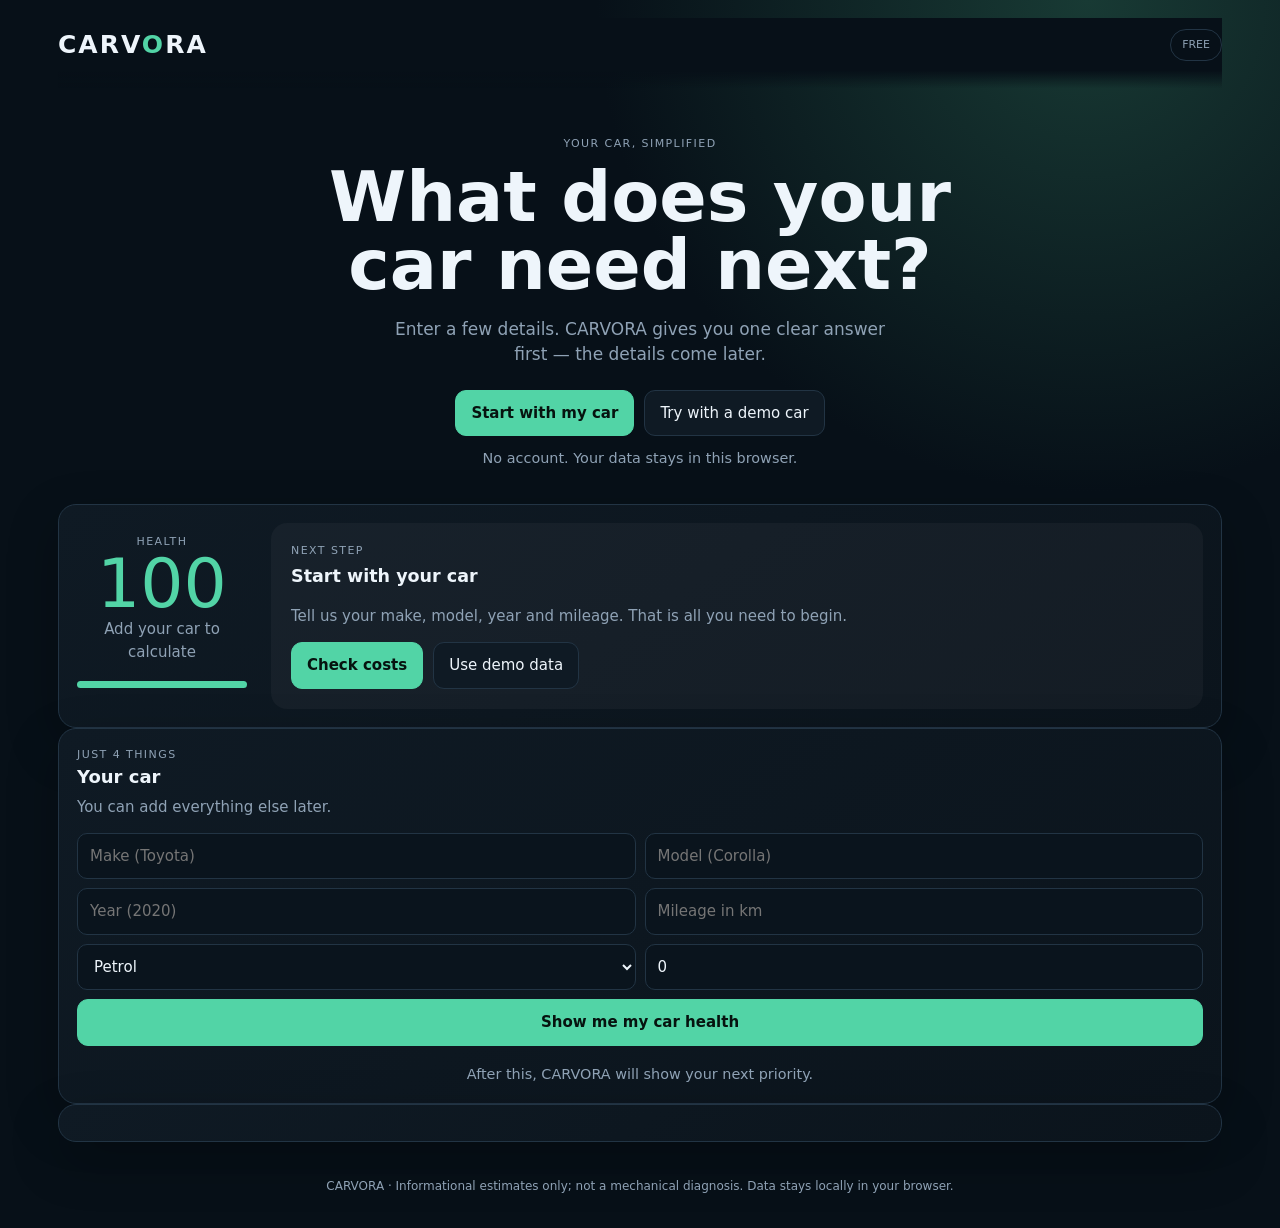
<file: index.html>
<!doctype html>
<html lang="en">
<head>
<meta charset="utf-8"><meta name="viewport" content="width=device-width,initial-scale=1"><meta name="theme-color" content="#071018">
<meta name="description" content="CARVORA — know what your car needs next."><title>CARVORA — Your car, simplified</title><link rel="stylesheet" href="styles.css">
<style>
.hero{text-align:center;padding-bottom:24px}.hero h1{max-width:650px;margin-left:auto;margin-right:auto}.hero p{max-width:520px;margin-left:auto;margin-right:auto}.hero .actions{justify-content:center;margin-top:22px}.simple-note{margin-top:12px;font-size:.9rem;color:var(--muted,#8793a5)}
#dashboard{margin-top:10px}.primary-result{display:grid;grid-template-columns:170px 1fr;gap:24px;align-items:center}.score-main{text-align:center}.score-main .num{font-size:68px;line-height:1}.answer{padding:20px;border-radius:16px;background:rgba(255,255,255,.035)}.answer h3{margin:4px 0 8px}.quick-actions{display:flex;flex-wrap:wrap;gap:10px}
#maintenance,#calculator,#priorities,.advanced,#proSection,#freeTools{display:none}.unlocked #maintenance,.unlocked #calculator,.unlocked #priorities,.unlocked .advanced,.unlocked #proSection,.unlocked #freeTools{display:block}.unlocked .advanced{margin-top:18px}.advanced summary{cursor:pointer;font-weight:700;padding:16px 0}.advanced-grid{display:grid;grid-template-columns:repeat(2,minmax(0,1fr));gap:18px}.section-help{margin:-6px 0 14px}.footer-actions{margin-top:18px}.next-hint{text-align:center;margin:18px 0 0;color:var(--muted,#8793a5);font-size:.9rem}
@media(max-width:700px){.primary-result{grid-template-columns:1fr;gap:10px}.score-main{text-align:left}.score-main .num{font-size:58px}.advanced-grid{grid-template-columns:1fr}.hero h1{font-size:2.35rem}.top nav{display:none}.quick-actions .btn{width:100%}}
</style>
</head>
<body><div class="wrap" id="app">
<header class="top"><a class="brand" href="#top">CARV<span>O</span>RA</a><div class="badge">FREE</div></header>
<section class="hero" id="top">
<div class="eyebrow">Your car, simplified</div>
<h1>What does your car need next?</h1>
<p>Enter a few details. CARVORA gives you one clear answer first — the details come later.</p>
<div class="actions"><button class="btn primary" id="addVehicle">Start with my car</button><button class="btn" id="resetDemo">Try with a demo car</button></div>
<div class="simple-note">No account. Your data stays in this browser.</div>
</section>
<section class="card wide primary-result" id="dashboard">
<div class="score-main"><div class="label">Health</div><div class="num good" id="score">100</div><div id="scoreText" class="muted">Add your car to calculate</div><div class="scorebar"><span id="scoreBar"></span></div></div>
<div class="answer"><div class="eyebrow">Next step</div><h3 id="nextService">Start with your car</h3><p class="muted" id="answerText">Tell us your make, model, year and mileage. That is all you need to begin.</p><div class="quick-actions"><button class="btn primary" id="openCalc">Check costs</button><button class="btn" id="resetDemo2">Use demo data</button></div></div>
</section>
<section class="card wide" id="vehicle">
<div class="section-head"><div><div class="eyebrow">Just 4 things</div><h2>Your car</h2></div></div>
<p class="muted section-help">You can add everything else later.</p>
<form class="form" id="vehicleForm"><input id="make" placeholder="Make (Toyota)" required><input id="model" placeholder="Model (Corolla)" required><input id="year" type="number" min="1950" max="2100" placeholder="Year (2020)" required><input id="mileage" type="number" min="0" placeholder="Mileage in km" required><select id="fuelType"><option>Petrol</option><option>Diesel</option><option>Hybrid</option><option>Electric</option></select><input id="purchasePrice" type="number" min="0" placeholder="Purchase price (optional)"><button class="btn primary full" type="submit">Show me my car health</button></form>
<p class="next-hint">After this, CARVORA will show your next priority.</p>
</section>
<section class="card wide" id="maintenance">
<div class="section-head"><div><div class="eyebrow">Optional</div><h2>Maintenance</h2></div><button class="btn primary" id="addMaintenance">+ Add</button></div>
<p class="muted section-help">Add only services you remember.</p><div class="list" id="maintenanceList"></div>
</section>
<section class="card wide" id="calculator">
<div class="section-head"><div><div class="eyebrow">Optional</div><h2>Car cost</h2></div><span class="pill">Free</span></div>
<form class="form" id="costForm"><input id="fuel" type="number" min="0" placeholder="Fuel / month"><input id="service" type="number" min="0" placeholder="Maintenance / month"><input id="insurance" type="number" min="0" placeholder="Insurance / month"><input id="other" type="number" min="0" placeholder="Other / month"><input id="annualKm" class="full" type="number" min="0" placeholder="Annual driving (km)"><button class="btn primary full" type="submit">Calculate</button></form><div class="cost" id="total">$0</div><div class="cost-grid"><div><span class="label">Annual</span><b id="annualCost2">$0</b></div><div><span class="label">Cost / km</span><b id="costPerKm">—</b></div></div>
</section>
<section class="card wide" id="priorities">
<div class="section-head"><div><div class="eyebrow">Your answer</div><h2>What to do next</h2></div></div><div id="priorityList" class="list"></div><div id="priorityList2" class="probox"></div>
</section>
<section class="card wide"><details class="advanced"><summary>More tools</summary>
<div class="advanced-grid"><div class="card"><div class="section-head"><h2>Garage</h2><span class="pill" id="activeVehicle">Current</span></div><div class="garage" id="garageList"></div><div class="muted garage-hint">Manage multiple vehicles here.</div></div>
<div class="card" id="analytics"><div class="section-head"><h2>Ownership Analytics</h2><span class="pill">Free</span></div><div class="metrics"><div class="metric"><span class="label">Service records</span><strong id="recordCount">0</strong></div><div class="metric"><span class="label">Service spend</span><strong id="serviceSpend">$0</strong></div><div class="metric"><span class="label">Avg. service cost</span><strong id="avgService">$0</strong></div></div><p class="muted" id="analyticsText">Add service records to see spending patterns.</p></div></div>
<div class="actions footer-actions"><button class="btn" id="exportData">Export backup</button><button class="btn" id="importData">Import backup</button><input id="importFile" type="file" accept="application/json" hidden><button class="btn dangerBtn" id="clearData">Clear data</button></div></details></section>
<section class="card wide" id="proSection"><div class="section-head"><div><div class="eyebrow">When you need more</div><h2>CARVORA Pro</h2></div><span class="pro">PRO</span></div><p class="muted">Professional reports, comparisons and Keep / Service / Watch guidance.</p><a class="btn primary" href="pro.html">See Pro →</a></section>
<section class="card wide" id="freeTools"><div class="section-head"><h2>Free tools</h2><span class="pill">No account</span></div><div class="pro-grid"><div><b><a href="car-cost-calculator.html">Car Cost Calculator</a></b><small>Estimate ownership cost.</small></div><div><b><a href="maintenance-cost.html">Maintenance Planning</a></b><small>Plan upcoming service.</small></div><div><b><a href="car-health-score.html">Car Health Score</a></b><small>Understand your score.</small></div></div></section>
<footer>CARVORA · Informational estimates only; not a mechanical diagnosis. Data stays locally in your browser.</footer></div>
<div class="modal" id="maintenanceModal" aria-hidden="true"><div class="modal-card"><div class="section-head"><h2>Maintenance record</h2><button class="btn" type="button" onclick="closeMaintenance()">×</button></div><form class="form" id="maintenanceForm"><input type="hidden" id="mIndex"><input id="mName" class="full" placeholder="Service name" required><input id="mDate" type="date" required><input id="mMileage" type="number" min="0" placeholder="Service mileage"><input id="mIntervalKm" type="number" min="0" placeholder="Repeat every km"><input id="mIntervalMonths" type="number" min="0" placeholder="Repeat every months"><input id="mCost" type="number" min="0" placeholder="Cost ($)"><input id="mNotes" class="full" placeholder="Notes"><div class="modal-actions full"><button class="btn" id="cancelMaintenance" type="button">Cancel</button><button class="btn primary" type="submit">Save record</button></div></form></div></div>
<div id="toast" class="toast" role="status" aria-live="polite"></div>
<script src="app.js"></script><script>
const app=document.getElementById('app');
const reveal=()=>app.classList.add('unlocked');
document.getElementById('addVehicle')?.addEventListener('click',()=>document.getElementById('vehicle')?.scrollIntoView({behavior:'smooth'}));
document.getElementById('resetDemo2')?.addEventListener('click',()=>{document.getElementById('resetDemo')?.click();setTimeout(reveal,100)});
document.getElementById('resetDemo')?.addEventListener('click',()=>setTimeout(reveal,150));
document.getElementById('openCalc')?.addEventListener('click',()=>{reveal();document.getElementById('calculator')?.scrollIntoView({behavior:'smooth'})});
document.getElementById('vehicleForm')?.addEventListener('submit',()=>setTimeout(reveal,150));
</script></body></html>
</file>
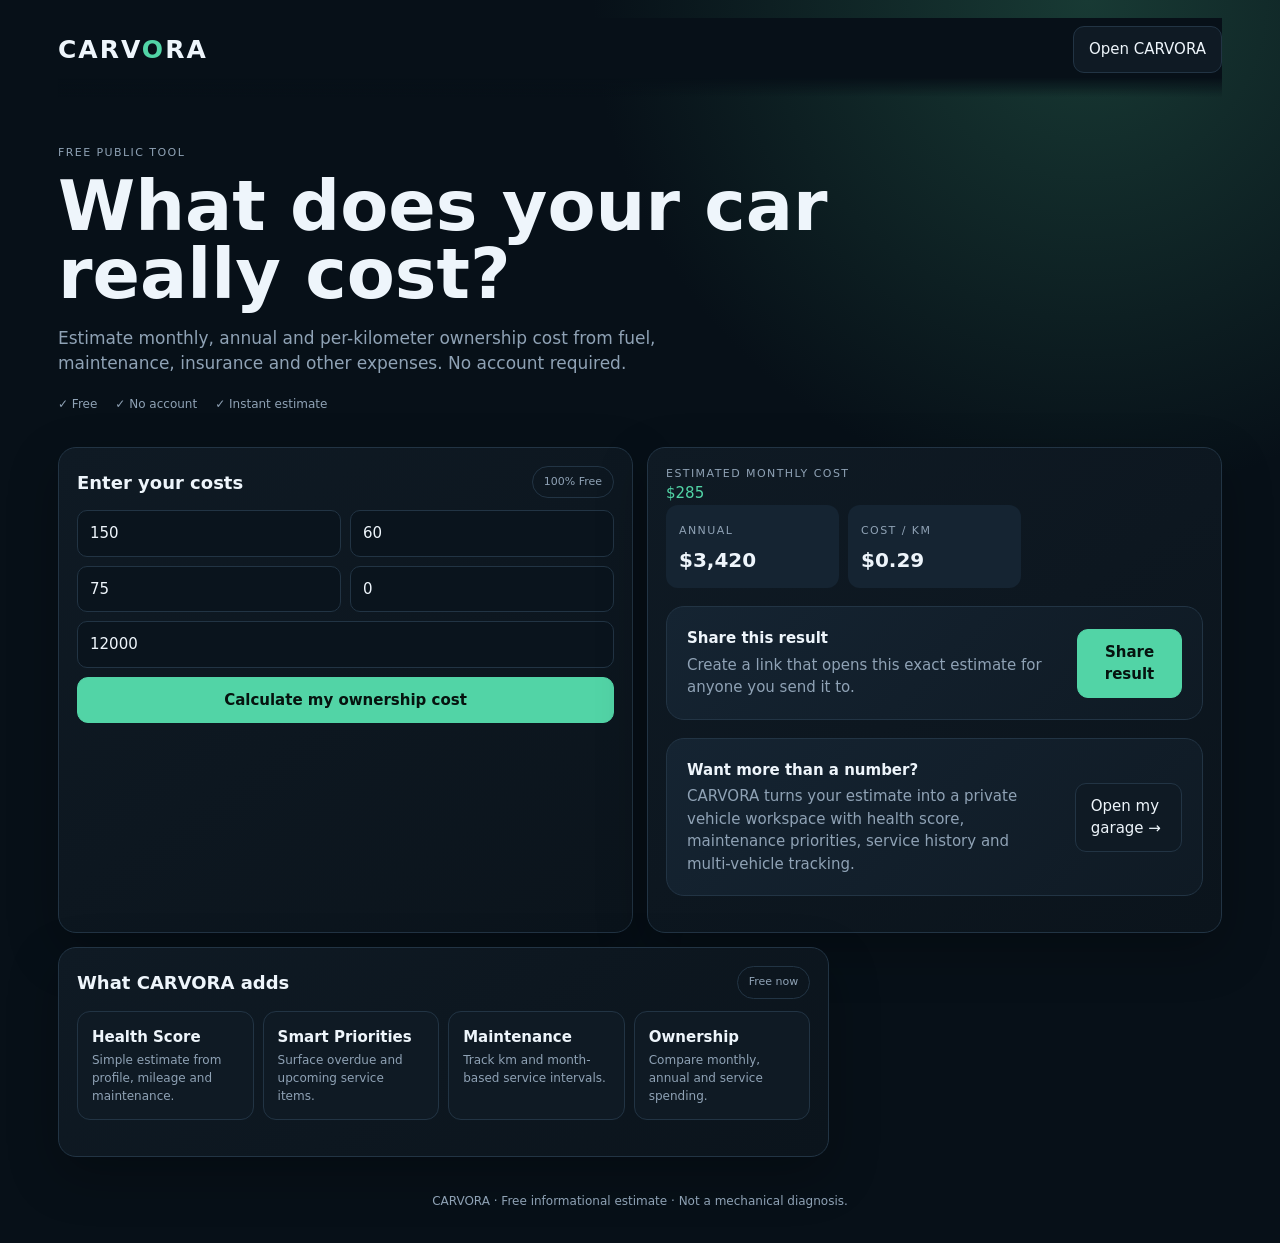
<file: calculator.html>
<!doctype html><html lang="en"><head><meta charset="utf-8"><meta name="viewport" content="width=device-width,initial-scale=1"><meta name="description" content="Free CARVORA car ownership cost calculator. Estimate monthly, annual and per-kilometer vehicle costs."><title>CARVORA — Free Car Ownership Cost Calculator</title><link rel="stylesheet" href="styles.css"></head><body><div class="wrap"><header class="top"><a class="brand" href="index.html">CARV<span>O</span>RA</a><a class="btn" href="index.html">Open CARVORA</a></header><section class="hero"><div class="eyebrow">Free public tool</div><h1>What does your car really cost?</h1><p>Estimate monthly, annual and per-kilometer ownership cost from fuel, maintenance, insurance and other expenses. No account required.</p><div class="trust"><span>✓ Free</span><span>✓ No account</span><span>✓ Instant estimate</span></div></section><main class="grid"><section class="card half"><div class="section-head"><h2>Enter your costs</h2><span class="pill">100% Free</span></div><form class="form" id="calc"><input id="fuel" type="number" min="0" value="150" placeholder="Fuel / month"><input id="service" type="number" min="0" value="60" placeholder="Maintenance / month"><input id="insurance" type="number" min="0" value="75" placeholder="Insurance / month"><input id="other" type="number" min="0" value="0" placeholder="Other / month"><input id="km" class="full" type="number" min="1" value="12000" placeholder="Annual driving (km)"><button class="btn primary full" type="submit">Calculate my ownership cost</button></form></section><section class="card half"><div class="label">Estimated monthly cost</div><div class="num good" id="monthly">$285</div><div class="metrics"><div class="metric"><span class="label">Annual</span><strong id="annual">$3,420</strong></div><div class="metric"><span class="label">Cost / km</span><strong id="perKm">$0.29</strong></div></div><div class="conversion" style="margin-top:18px"><div><b>Share this result</b><p class="muted">Create a link that opens this exact estimate for anyone you send it to.</p></div><button class="btn primary" id="shareResult" type="button">Share result</button></div><div class="conversion" style="margin-top:10px"><div><b>Want more than a number?</b><p class="muted">CARVORA turns your estimate into a private vehicle workspace with health score, maintenance priorities, service history and multi-vehicle tracking.</p></div><a class="btn" href="index.html">Open my garage →</a></div></section><section class="card wide"><div class="section-head"><h2>What CARVORA adds</h2><span class="pill">Free now</span></div><div class="value-strip"><div><b>Health Score</b><span>Simple estimate from profile, mileage and maintenance.</span></div><div><b>Smart Priorities</b><span>Surface overdue and upcoming service items.</span></div><div><b>Maintenance</b><span>Track km and month-based service intervals.</span></div><div><b>Ownership</b><span>Compare monthly, annual and service spending.</span></div></div></section></main><footer>CARVORA · Free informational estimate · Not a mechanical diagnosis.</footer></div><script>const $=id=>document.getElementById(id);function money(n){return '$'+Number(n||0).toLocaleString(undefined,{maximumFractionDigits:2})}function calculate(){const total=['fuel','service','insurance','other'].reduce((s,id)=>s+Number($(id).value||0),0),annual=total*12,km=Number($('km').value||0);$('monthly').textContent=money(total);$('annual').textContent=money(annual);$('perKm').textContent=km?money(annual/km):'—'}function resultUrl(){const p=new URLSearchParams();['fuel','service','insurance','other','km'].forEach(id=>p.set(id,$(id).value||0));return new URL('share-calculator.html?'+p.toString(),location.href).href}async function shareResult(){const url=resultUrl(),total=['fuel','service','insurance','other'].reduce((s,id)=>s+Number($(id).value||0),0),text='My estimated car ownership cost is '+money(total)+'/month with CARVORA.';if(navigator.share){try{await navigator.share({title:'CARVORA car cost result',text,url});return}catch(e){if(e.name==='AbortError')return}}try{await navigator.clipboard.writeText(url);$('shareResult').textContent='Link copied';setTimeout(()=>$('shareResult').textContent='Share result',1800)}catch(e){window.prompt('Copy this result link:',url)}}$('calc').addEventListener('submit',e=>{e.preventDefault();calculate()});$('shareResult').addEventListener('click',shareResult);const incoming=new URLSearchParams(location.search);['fuel','service','insurance','other','km'].forEach(id=>{if(incoming.has(id))$(id).value=incoming.get(id)});calculate();</script></body></html>
</file>
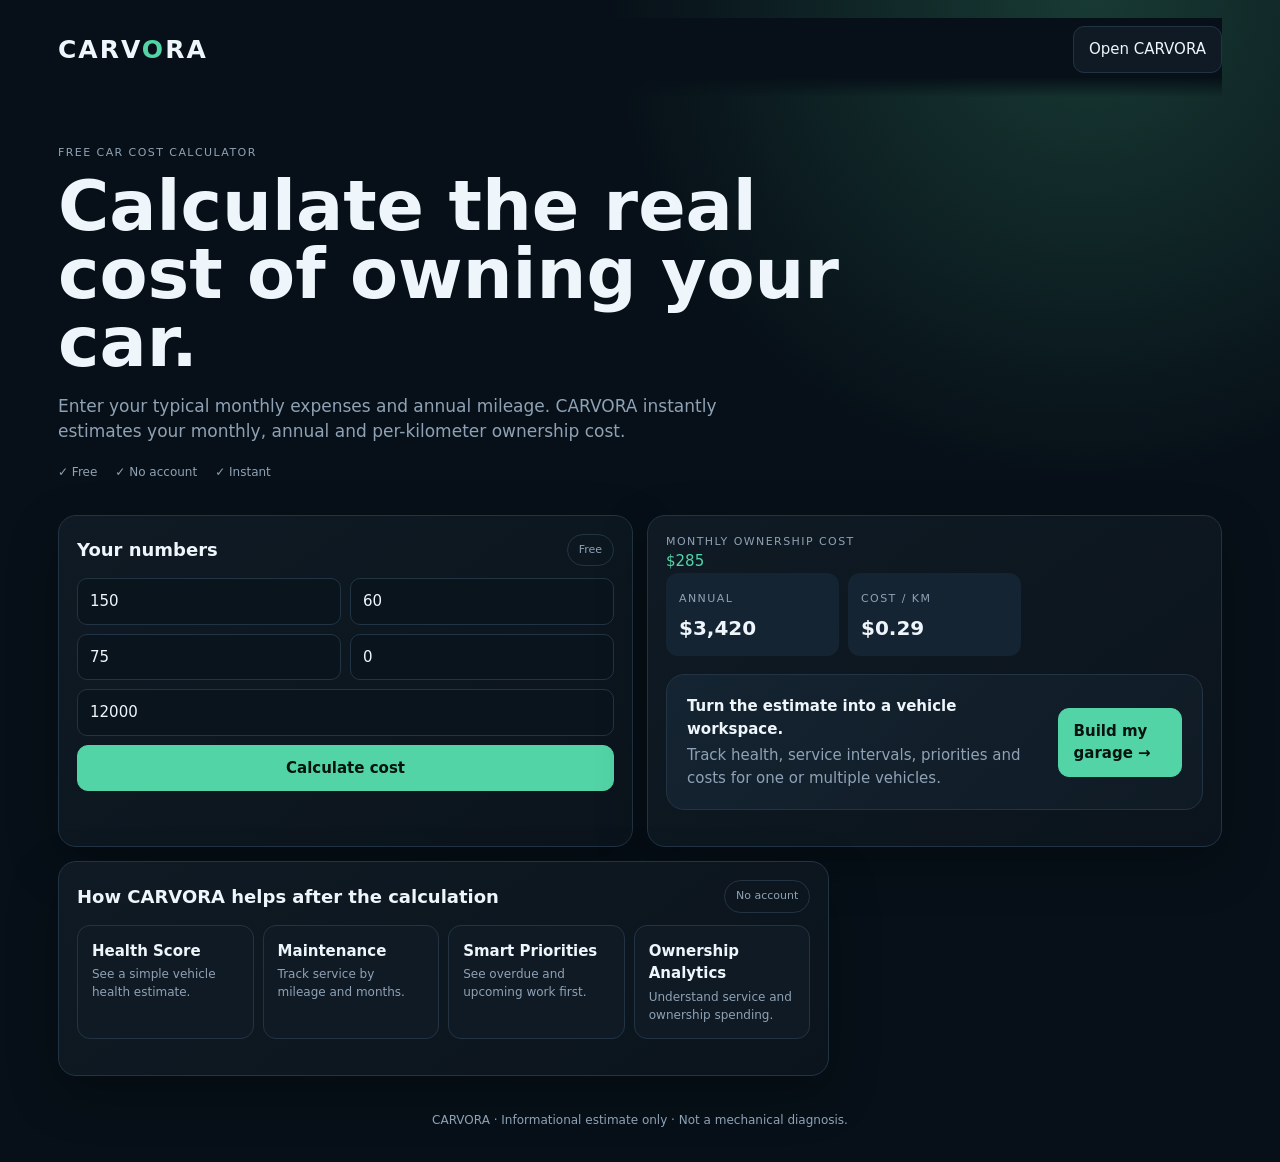
<file: car-cost-calculator.html>
<!doctype html><html lang="en"><head><meta charset="utf-8"><meta name="viewport" content="width=device-width,initial-scale=1"><meta name="description" content="Free car cost calculator: estimate monthly, annual and per-kilometer ownership costs in seconds."><meta property="og:title" content="Free Car Cost Calculator — CARVORA"><meta property="og:description" content="Estimate what your car really costs. Free, instant and no account required."><title>Free Car Cost Calculator — CARVORA</title><link rel="stylesheet" href="styles.css"></head><body><div class="wrap"><header class="top"><a class="brand" href="index.html">CARV<span>O</span>RA</a><a class="btn" href="index.html">Open CARVORA</a></header><section class="hero"><div class="eyebrow">Free car cost calculator</div><h1>Calculate the real cost of owning your car.</h1><p>Enter your typical monthly expenses and annual mileage. CARVORA instantly estimates your monthly, annual and per-kilometer ownership cost.</p><div class="trust"><span>✓ Free</span><span>✓ No account</span><span>✓ Instant</span></div></section><main class="grid"><section class="card half"><div class="section-head"><h2>Your numbers</h2><span class="pill">Free</span></div><form class="form" id="calc"><input id="fuel" type="number" min="0" value="150" placeholder="Fuel / month"><input id="service" type="number" min="0" value="60" placeholder="Maintenance / month"><input id="insurance" type="number" min="0" value="75" placeholder="Insurance / month"><input id="other" type="number" min="0" value="0" placeholder="Other / month"><input id="km" class="full" type="number" min="1" value="12000" placeholder="Annual driving (km)"><button class="btn primary full" type="submit">Calculate cost</button></form></section><section class="card half"><div class="label">Monthly ownership cost</div><div class="num good" id="monthly">$285</div><div class="metrics"><div class="metric"><span class="label">Annual</span><strong id="annual">$3,420</strong></div><div class="metric"><span class="label">Cost / km</span><strong id="perKm">$0.29</strong></div></div><div class="conversion" style="margin-top:18px"><div><b>Turn the estimate into a vehicle workspace.</b><p class="muted">Track health, service intervals, priorities and costs for one or multiple vehicles.</p></div><a class="btn primary" href="index.html">Build my garage →</a></div></section><section class="card wide"><div class="section-head"><h2>How CARVORA helps after the calculation</h2><span class="pill">No account</span></div><div class="value-strip"><div><b>Health Score</b><span>See a simple vehicle health estimate.</span></div><div><b>Maintenance</b><span>Track service by mileage and months.</span></div><div><b>Smart Priorities</b><span>See overdue and upcoming work first.</span></div><div><b>Ownership Analytics</b><span>Understand service and ownership spending.</span></div></div></section></main><footer>CARVORA · Informational estimate only · Not a mechanical diagnosis.</footer></div><script>const $=id=>document.getElementById(id);function money(n){return '$'+Number(n||0).toLocaleString(undefined,{maximumFractionDigits:2})}function calculate(){const total=['fuel','service','insurance','other'].reduce((s,id)=>s+Number($(id).value||0),0),annual=total*12,km=Number($('km').value||0);$('monthly').textContent=money(total);$('annual').textContent=money(annual);$('perKm').textContent=km?money(annual/km):'—'}$('calc').addEventListener('submit',e=>{e.preventDefault();calculate()});calculate();</script></body></html>
</file>
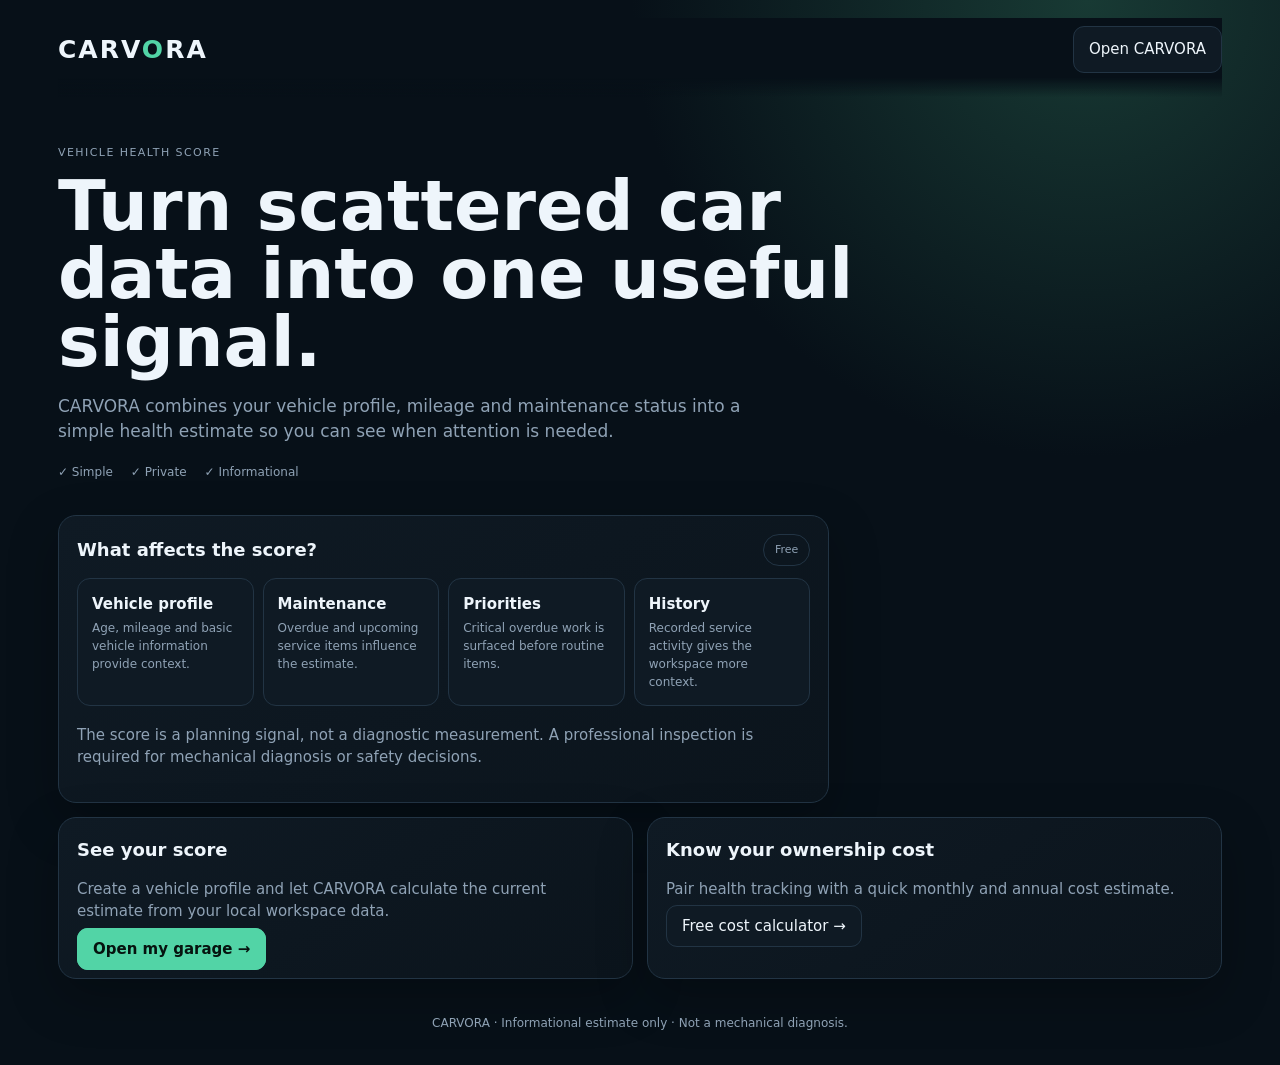
<file: car-health-score.html>
<!doctype html><html lang="en"><head><meta charset="utf-8"><meta name="viewport" content="width=device-width,initial-scale=1"><meta name="description" content="Learn how CARVORA uses vehicle profile, mileage and maintenance data to estimate a simple car health score."><meta property="og:title" content="Car Health Score — CARVORA"><meta property="og:description" content="A simple vehicle health estimate based on your profile and maintenance data."><title>Car Health Score — CARVORA</title><link rel="stylesheet" href="styles.css"></head><body><div class="wrap"><header class="top"><a class="brand" href="index.html">CARV<span>O</span>RA</a><a class="btn" href="index.html">Open CARVORA</a></header><section class="hero"><div class="eyebrow">Vehicle health score</div><h1>Turn scattered car data into one useful signal.</h1><p>CARVORA combines your vehicle profile, mileage and maintenance status into a simple health estimate so you can see when attention is needed.</p><div class="trust"><span>✓ Simple</span><span>✓ Private</span><span>✓ Informational</span></div></section><main class="grid"><section class="card wide"><div class="section-head"><h2>What affects the score?</h2><span class="pill">Free</span></div><div class="value-strip"><div><b>Vehicle profile</b><span>Age, mileage and basic vehicle information provide context.</span></div><div><b>Maintenance</b><span>Overdue and upcoming service items influence the estimate.</span></div><div><b>Priorities</b><span>Critical overdue work is surfaced before routine items.</span></div><div><b>History</b><span>Recorded service activity gives the workspace more context.</span></div></div><p class="muted" style="margin-top:18px">The score is a planning signal, not a diagnostic measurement. A professional inspection is required for mechanical diagnosis or safety decisions.</p></section><section class="card half"><h2>See your score</h2><p class="muted">Create a vehicle profile and let CARVORA calculate the current estimate from your local workspace data.</p><a class="btn primary" href="index.html#garage">Open my garage →</a></section><section class="card half"><h2>Know your ownership cost</h2><p class="muted">Pair health tracking with a quick monthly and annual cost estimate.</p><a class="btn" href="calculator.html">Free cost calculator →</a></section></main><footer>CARVORA · Informational estimate only · Not a mechanical diagnosis.</footer></div></body></html>
</file>
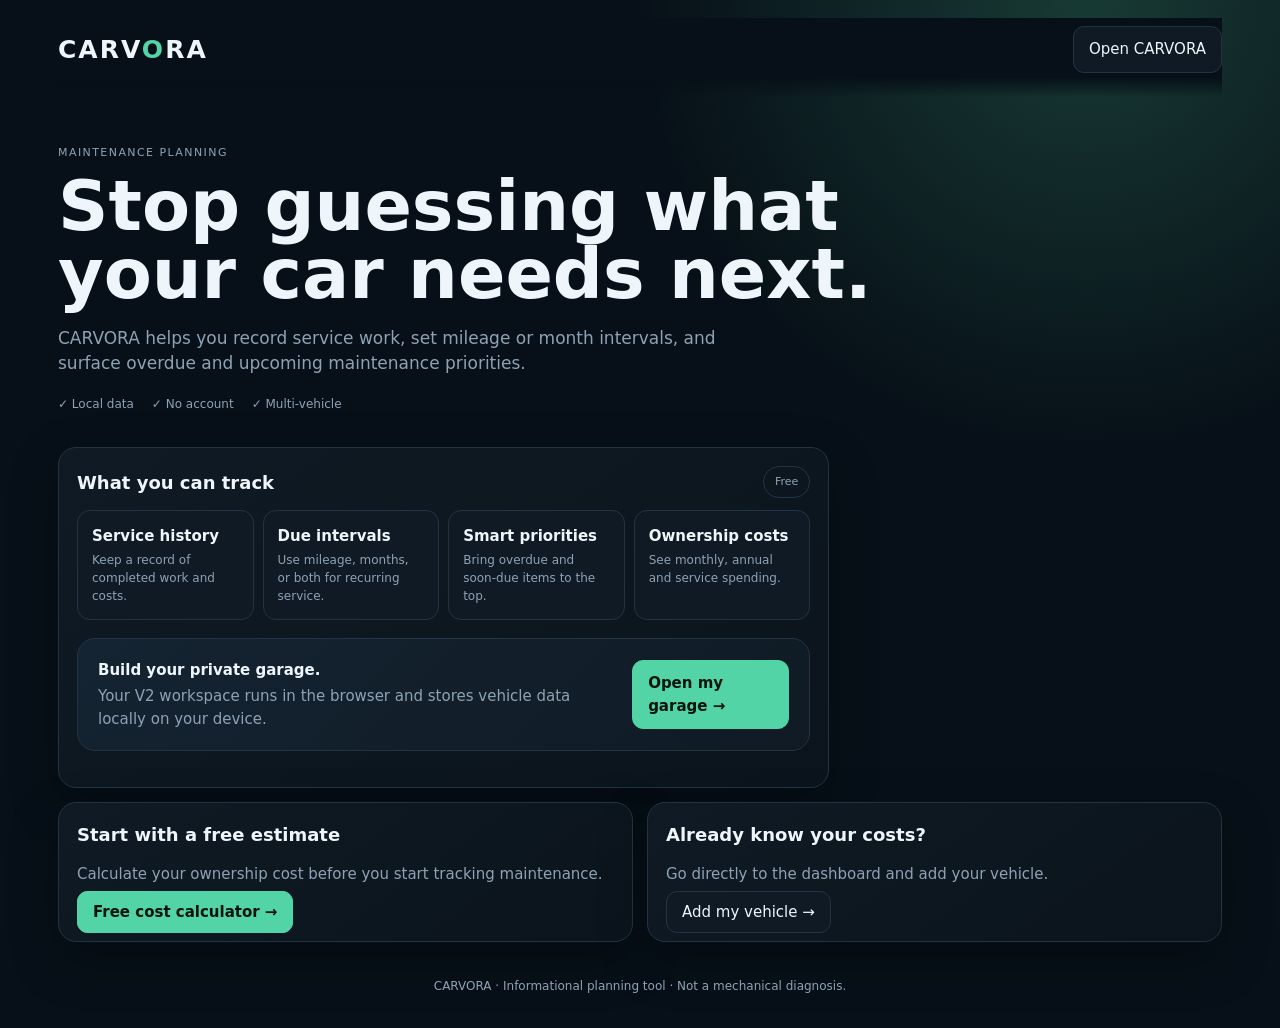
<file: maintenance-cost.html>
<!doctype html><html lang="en"><head><meta charset="utf-8"><meta name="viewport" content="width=device-width,initial-scale=1"><meta name="description" content="Free maintenance cost planning page from CARVORA. Track service intervals, upcoming work and vehicle ownership costs."><meta property="og:title" content="Car Maintenance Cost Planning — CARVORA"><meta property="og:description" content="Keep service intervals and maintenance priorities organized with CARVORA."><title>Car Maintenance Cost Planning — CARVORA</title><link rel="stylesheet" href="styles.css"></head><body><div class="wrap"><header class="top"><a class="brand" href="index.html">CARV<span>O</span>RA</a><a class="btn" href="index.html">Open CARVORA</a></header><section class="hero"><div class="eyebrow">Maintenance planning</div><h1>Stop guessing what your car needs next.</h1><p>CARVORA helps you record service work, set mileage or month intervals, and surface overdue and upcoming maintenance priorities.</p><div class="trust"><span>✓ Local data</span><span>✓ No account</span><span>✓ Multi-vehicle</span></div></section><main class="grid"><section class="card wide"><div class="section-head"><h2>What you can track</h2><span class="pill">Free</span></div><div class="value-strip"><div><b>Service history</b><span>Keep a record of completed work and costs.</span></div><div><b>Due intervals</b><span>Use mileage, months, or both for recurring service.</span></div><div><b>Smart priorities</b><span>Bring overdue and soon-due items to the top.</span></div><div><b>Ownership costs</b><span>See monthly, annual and service spending.</span></div></div><div class="conversion" style="margin-top:18px"><div><b>Build your private garage.</b><p class="muted">Your V2 workspace runs in the browser and stores vehicle data locally on your device.</p></div><a class="btn primary" href="index.html">Open my garage →</a></div></section><section class="card half"><h2>Start with a free estimate</h2><p class="muted">Calculate your ownership cost before you start tracking maintenance.</p><a class="btn primary" href="calculator.html">Free cost calculator →</a></section><section class="card half"><h2>Already know your costs?</h2><p class="muted">Go directly to the dashboard and add your vehicle.</p><a class="btn" href="index.html#garage">Add my vehicle →</a></section></main><footer>CARVORA · Informational planning tool · Not a mechanical diagnosis.</footer></div></body></html>
</file>
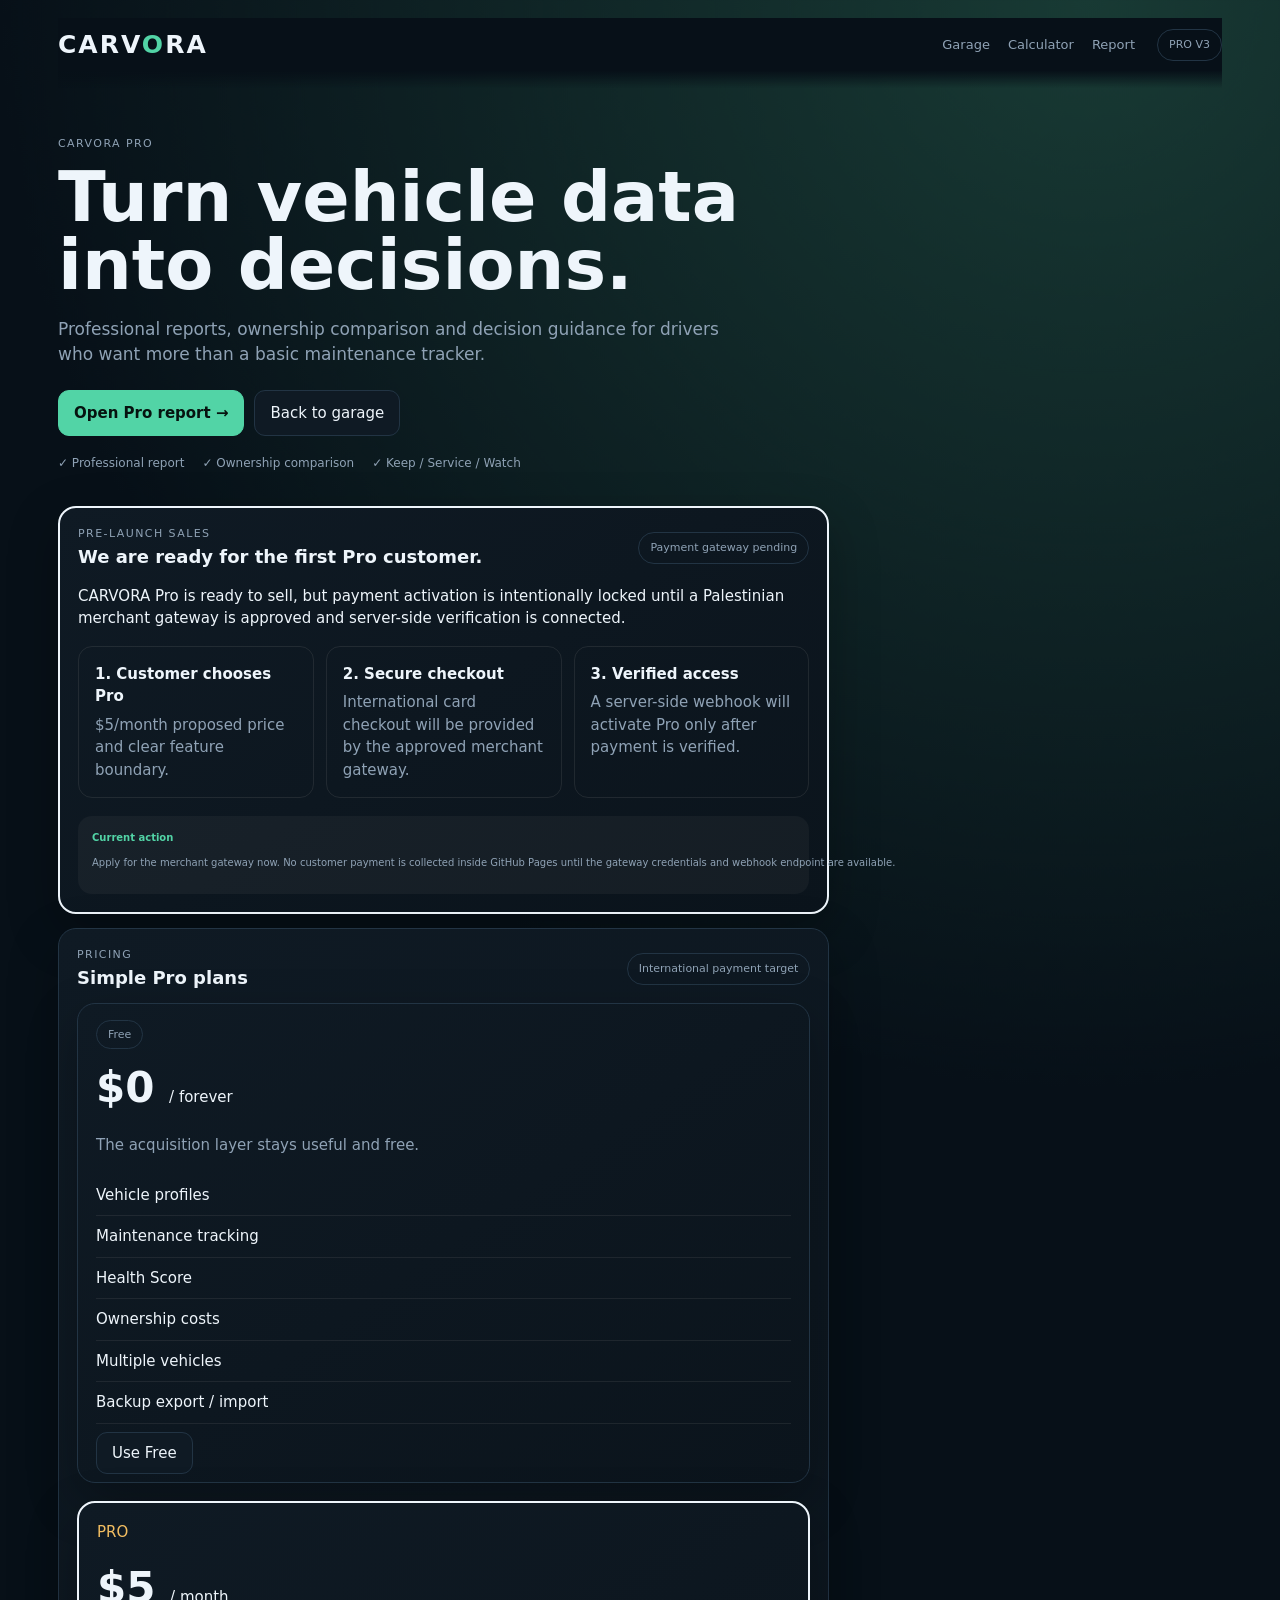
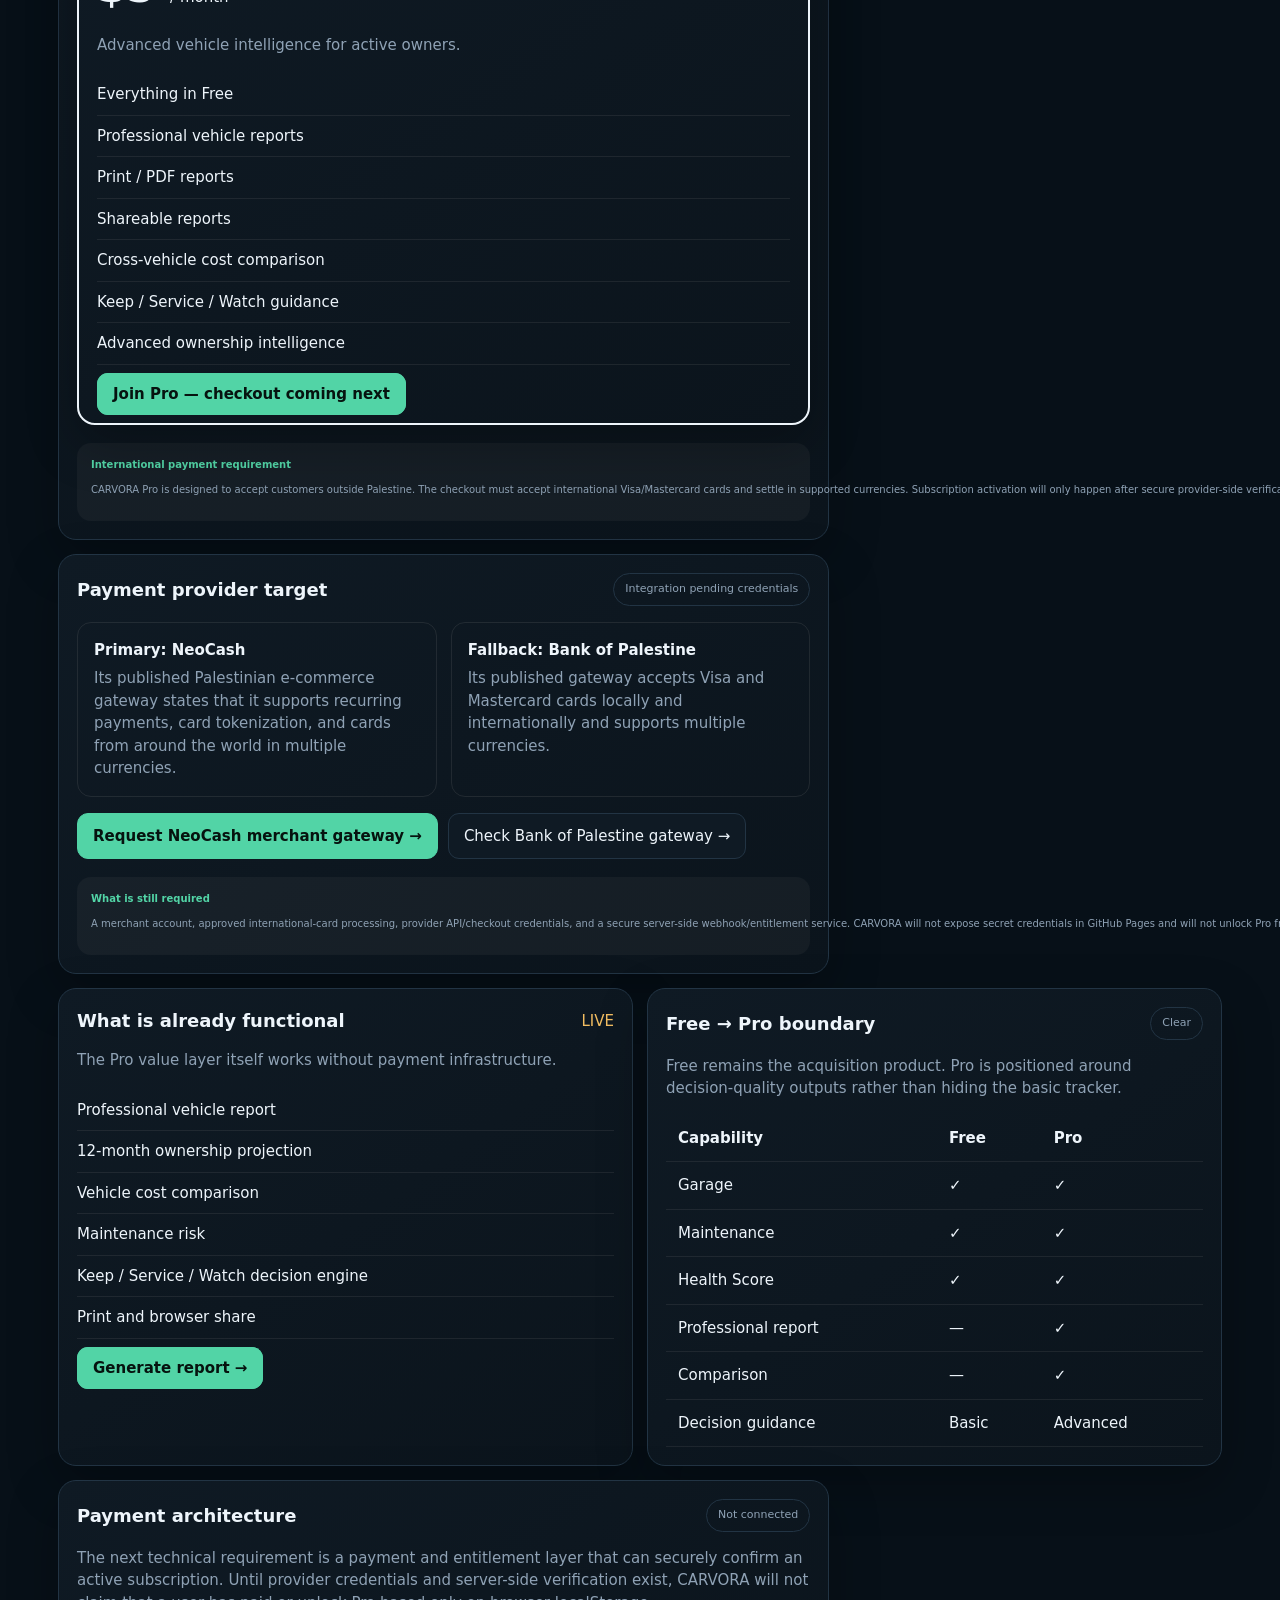
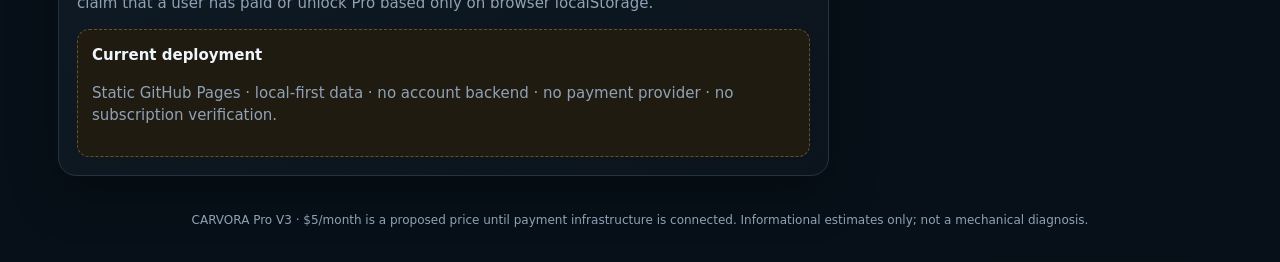
<file: pro.html>
<!doctype html>
<html lang="en">
<head>
<meta charset="utf-8"><meta name="viewport" content="width=device-width,initial-scale=1">
<meta name="description" content="CARVORA Pro: professional vehicle reports, ownership comparison, decision guidance and advanced ownership intelligence.">
<meta property="og:title" content="CARVORA Pro — Vehicle Intelligence">
<meta property="og:description" content="Professional vehicle reports, ownership comparison and decision guidance.">
<title>CARVORA — Pro</title><link rel="stylesheet" href="styles.css">
<style>
.price-grid{display:grid;grid-template-columns:repeat(2,minmax(0,1fr));gap:18px}.price-card{position:relative}.price-card.featured{border:2px solid currentColor}.price{font-size:42px;font-weight:800;margin:12px 0 4px}.price small{font-size:15px;font-weight:500}.feature-list{padding:0;margin:18px 0;list-style:none}.feature-list li{padding:9px 0;border-bottom:1px solid rgba(127,127,127,.16)}.status{padding:14px;border-radius:14px;background:rgba(127,127,127,.09);margin-top:18px}.compare{width:100%;border-collapse:collapse}.compare th,.compare td{text-align:left;padding:12px;border-bottom:1px solid rgba(127,127,127,.16)}.payment-target{display:grid;grid-template-columns:1fr 1fr;gap:14px;margin-top:16px}.payment-target .box{padding:16px;border:1px solid rgba(127,127,127,.18);border-radius:14px}.payment-target b{display:block;margin-bottom:6px}.prelaunch{border:2px solid currentColor}.steps{display:grid;grid-template-columns:repeat(3,1fr);gap:12px;margin-top:16px}.step{padding:16px;border:1px solid rgba(127,127,127,.18);border-radius:14px}.step strong{display:block;margin-bottom:6px}@media(max-width:720px){.price-grid,.payment-target,.steps{grid-template-columns:1fr}.price{font-size:36px}}
</style>
</head>
<body><div class="wrap">
<header class="top"><a class="brand" href="index.html">CARV<span>O</span>RA</a><nav><a href="index.html">Garage</a><a href="calculator.html">Calculator</a><a href="vehicle-report.html">Report</a></nav><div class="badge">PRO V3</div></header>
<section class="hero"><div class="eyebrow">CARVORA Pro</div><h1>Turn vehicle data into decisions.</h1><p>Professional reports, ownership comparison and decision guidance for drivers who want more than a basic maintenance tracker.</p><div class="actions"><a class="btn primary" href="vehicle-report.html">Open Pro report →</a><a class="btn" href="index.html">Back to garage</a></div><div class="trust"><span>✓ Professional report</span><span>✓ Ownership comparison</span><span>✓ Keep / Service / Watch</span></div></section>
<main class="grid">
<section class="card wide prelaunch"><div class="section-head"><div><div class="eyebrow">Pre-launch sales</div><h2>We are ready for the first Pro customer.</h2></div><span class="pill">Payment gateway pending</span></div><p>CARVORA Pro is ready to sell, but payment activation is intentionally locked until a Palestinian merchant gateway is approved and server-side verification is connected.</p><div class="steps"><div class="step"><strong>1. Customer chooses Pro</strong><span class="muted">$5/month proposed price and clear feature boundary.</span></div><div class="step"><strong>2. Secure checkout</strong><span class="muted">International card checkout will be provided by the approved merchant gateway.</span></div><div class="step"><strong>3. Verified access</strong><span class="muted">A server-side webhook will activate Pro only after payment is verified.</span></div></div><div class="status"><b>Current action</b><p class="muted">Apply for the merchant gateway now. No customer payment is collected inside GitHub Pages until the gateway credentials and webhook endpoint are available.</p></div></section>
<section class="card wide"><div class="section-head"><div><div class="eyebrow">Pricing</div><h2>Simple Pro plans</h2></div><span class="pill">International payment target</span></div><div class="price-grid">
<article class="card price-card"><span class="pill">Free</span><div class="price">$0 <small>/ forever</small></div><p class="muted">The acquisition layer stays useful and free.</p><ul class="feature-list"><li>Vehicle profiles</li><li>Maintenance tracking</li><li>Health Score</li><li>Ownership costs</li><li>Multiple vehicles</li><li>Backup export / import</li></ul><a class="btn full" href="index.html">Use Free</a></article>
<article class="card price-card featured"><span class="pro">PRO</span><div class="price">$5 <small>/ month</small></div><p class="muted">Advanced vehicle intelligence for active owners.</p><ul class="feature-list"><li>Everything in Free</li><li>Professional vehicle reports</li><li>Print / PDF reports</li><li>Shareable reports</li><li>Cross-vehicle cost comparison</li><li>Keep / Service / Watch guidance</li><li>Advanced ownership intelligence</li></ul><a class="btn primary full" href="#payment">Join Pro — checkout coming next</a></article>
</div><div class="status"><b>International payment requirement</b><p class="muted">CARVORA Pro is designed to accept customers outside Palestine. The checkout must accept international Visa/Mastercard cards and settle in supported currencies. Subscription activation will only happen after secure provider-side verification.</p></div></section>
<section class="card wide" id="payment"><div class="section-head"><h2>Payment provider target</h2><span class="pill">Integration pending credentials</span></div><div class="payment-target"><div class="box"><b>Primary: NeoCash</b><span class="muted">Its published Palestinian e-commerce gateway states that it supports recurring payments, card tokenization, and cards from around the world in multiple currencies.</span></div><div class="box"><b>Fallback: Bank of Palestine</b><span class="muted">Its published gateway accepts Visa and Mastercard cards locally and internationally and supports multiple currencies.</span></div></div><div class="actions" style="margin-top:16px"><a class="btn primary" href="https://www.neocash.ps/order-a-service-2/">Request NeoCash merchant gateway →</a><a class="btn" href="https://bankofpalestine.com/en/business/electronic-services/payment-gateway">Check Bank of Palestine gateway →</a></div><div class="status"><b>What is still required</b><p class="muted">A merchant account, approved international-card processing, provider API/checkout credentials, and a secure server-side webhook/entitlement service. CARVORA will not expose secret credentials in GitHub Pages and will not unlock Pro from localStorage alone.</p></div></section>
<section class="card half"><div class="section-head"><h2>What is already functional</h2><span class="pro">LIVE</span></div><p class="muted">The Pro value layer itself works without payment infrastructure.</p><ul class="feature-list"><li>Professional vehicle report</li><li>12-month ownership projection</li><li>Vehicle cost comparison</li><li>Maintenance risk</li><li>Keep / Service / Watch decision engine</li><li>Print and browser share</li></ul><a class="btn primary full" href="vehicle-report.html">Generate report →</a></section>
<section class="card half"><div class="section-head"><h2>Free → Pro boundary</h2><span class="pill">Clear</span></div><p class="muted">Free remains the acquisition product. Pro is positioned around decision-quality outputs rather than hiding the basic tracker.</p><table class="compare"><tr><th>Capability</th><th>Free</th><th>Pro</th></tr><tr><td>Garage</td><td>✓</td><td>✓</td></tr><tr><td>Maintenance</td><td>✓</td><td>✓</td></tr><tr><td>Health Score</td><td>✓</td><td>✓</td></tr><tr><td>Professional report</td><td>—</td><td>✓</td></tr><tr><td>Comparison</td><td>—</td><td>✓</td></tr><tr><td>Decision guidance</td><td>Basic</td><td>Advanced</td></tr></table></section>
<section class="card wide"><div class="section-head"><h2>Payment architecture</h2><span class="pill">Not connected</span></div><p class="muted">The next technical requirement is a payment and entitlement layer that can securely confirm an active subscription. Until provider credentials and server-side verification exist, CARVORA will not claim that a user has paid or unlock Pro based only on browser localStorage.</p><div class="probox"><b>Current deployment</b><p class="muted">Static GitHub Pages · local-first data · no account backend · no payment provider · no subscription verification.</p></div></section>
</main><footer>CARVORA Pro V3 · $5/month is a proposed price until payment infrastructure is connected. Informational estimates only; not a mechanical diagnosis.</footer>
</div></body></html>
</file>
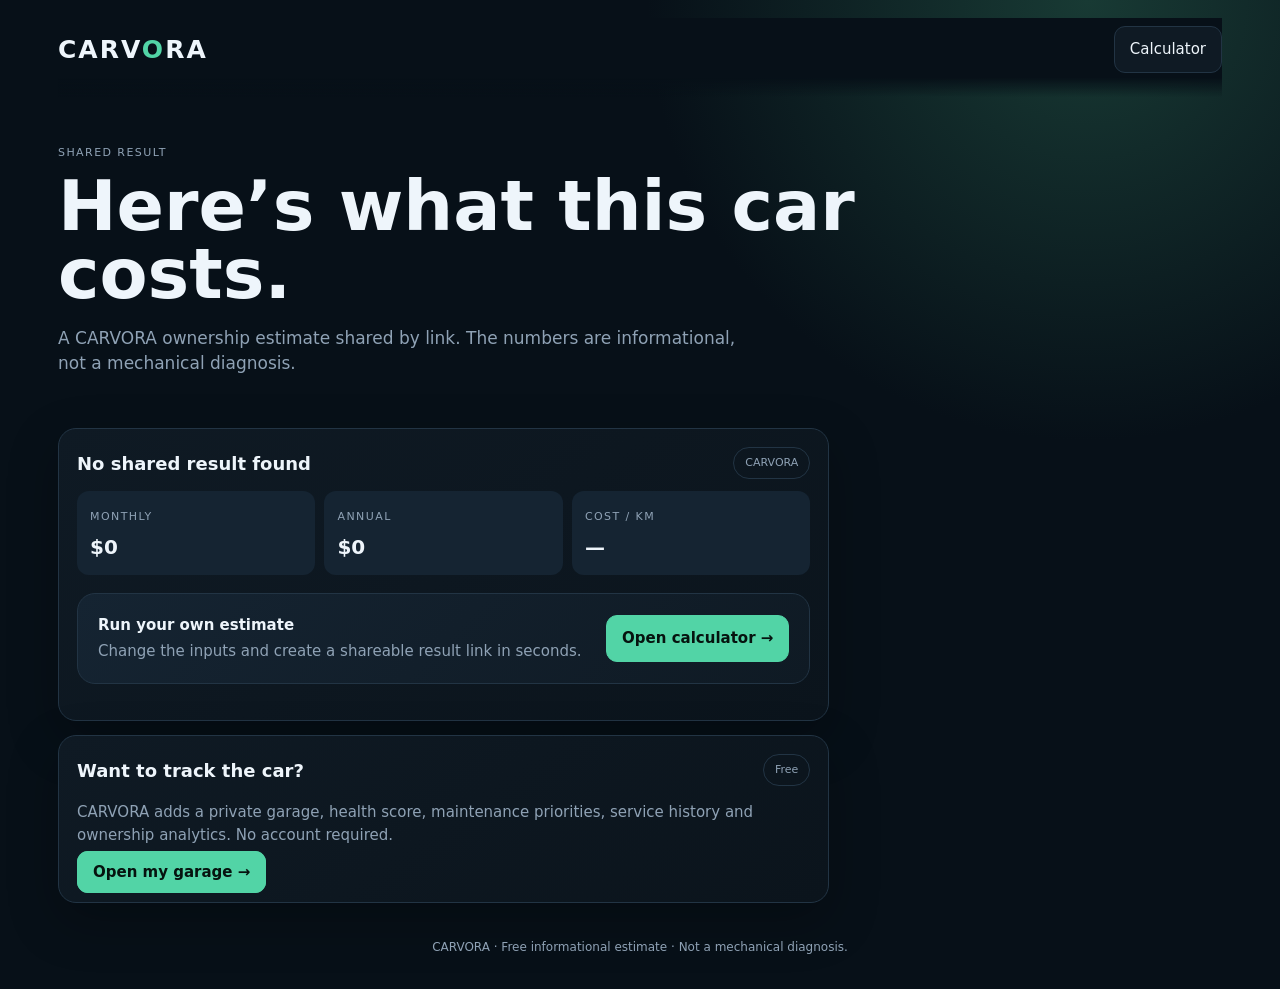
<file: share-calculator.html>
<!doctype html><html lang="en"><head><meta charset="utf-8"><meta name="viewport" content="width=device-width,initial-scale=1"><meta name="description" content="Share a CARVORA car ownership cost result."><title>CARVORA — Shared Car Cost Result</title><link rel="stylesheet" href="styles.css"></head><body><div class="wrap"><header class="top"><a class="brand" href="index.html">CARV<span>O</span>RA</a><a class="btn" href="calculator.html">Calculator</a></header><section class="hero"><div class="eyebrow">Shared result</div><h1>Here’s what this car costs.</h1><p>A CARVORA ownership estimate shared by link. The numbers are informational, not a mechanical diagnosis.</p></section><main class="grid"><section class="card wide" id="resultCard"><div class="section-head"><h2>Ownership estimate</h2><span class="pill">CARVORA</span></div><div class="metrics"><div class="metric"><span class="label">Monthly</span><strong id="monthly">—</strong></div><div class="metric"><span class="label">Annual</span><strong id="annual">—</strong></div><div class="metric"><span class="label">Cost / km</span><strong id="perKm">—</strong></div></div><div class="conversion" style="margin-top:18px"><div><b>Run your own estimate</b><p class="muted">Change the inputs and create a shareable result link in seconds.</p></div><a class="btn primary" href="calculator.html">Open calculator →</a></div></section><section class="card wide"><div class="section-head"><h2>Want to track the car?</h2><span class="pill">Free</span></div><p class="muted">CARVORA adds a private garage, health score, maintenance priorities, service history and ownership analytics. No account required.</p><a class="btn primary" href="index.html">Open my garage →</a></section></main><footer>CARVORA · Free informational estimate · Not a mechanical diagnosis.</footer></div><script>const p=new URLSearchParams(location.search),n=k=>Math.max(0,Number(p.get(k)||0)),m=n('fuel')+n('service')+n('insurance')+n('other'),a=m*12,k=n('km'),money=v=>'$'+Number(v||0).toLocaleString(undefined,{maximumFractionDigits:2});document.getElementById('monthly').textContent=money(m);document.getElementById('annual').textContent=money(a);document.getElementById('perKm').textContent=k?money(a/k):'—';if(!['fuel','service','insurance','other','km'].some(x=>p.has(x)))document.querySelector('#resultCard h2').textContent='No shared result found';</script></body></html>
</file>
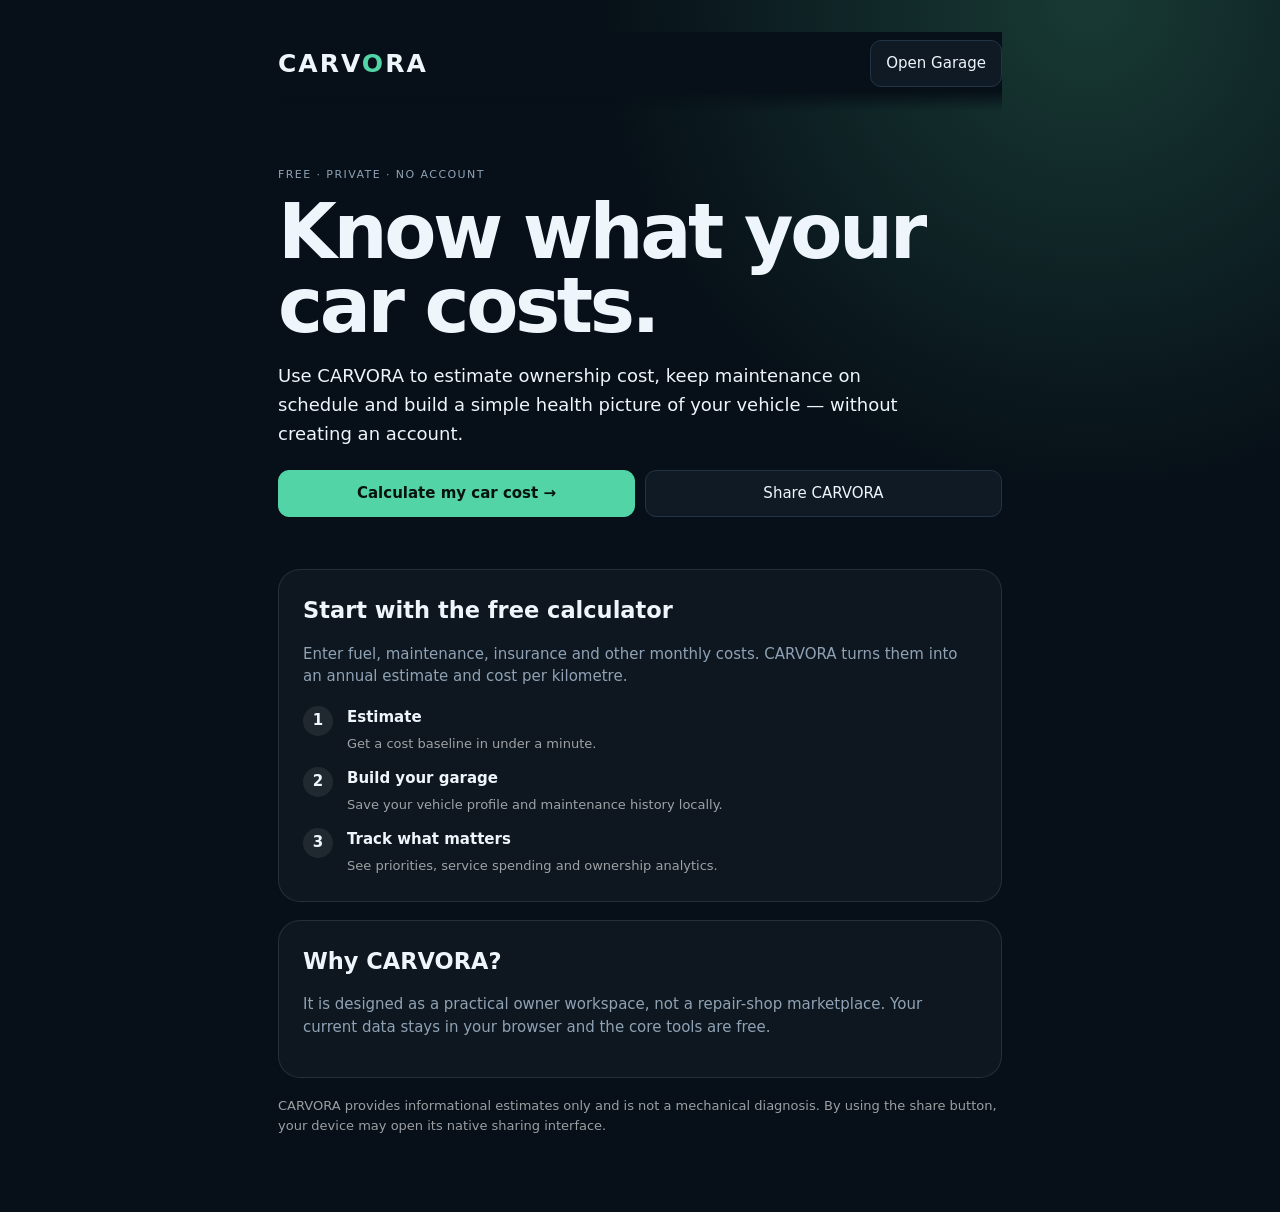
<file: share.html>
<!doctype html>
<html lang="en">
<head>
<meta charset="utf-8"><meta name="viewport" content="width=device-width,initial-scale=1">
<meta name="theme-color" content="#071018">
<meta name="description" content="Free car ownership cost calculator and private vehicle maintenance workspace from CARVORA.">
<meta property="og:title" content="CARVORA — Know what your car costs">
<meta property="og:description" content="Estimate monthly ownership cost, track maintenance and understand your vehicle health for free.">
<title>CARVORA — Know what your car costs</title>
<link rel="stylesheet" href="styles.css">
<style>
.share-page{max-width:760px;margin:0 auto;padding:32px 18px 64px}.share-hero{padding:56px 0 34px}.share-hero h1{font-size:clamp(42px,9vw,76px);line-height:.98;letter-spacing:-.045em;margin:12px 0 18px}.share-hero p{font-size:18px;line-height:1.6;max-width:650px}.share-card{border:1px solid rgba(255,255,255,.1);border-radius:22px;padding:24px;margin:18px 0;background:rgba(255,255,255,.03)}.share-card h2{margin:0 0 8px}.share-actions{display:flex;gap:10px;flex-wrap:wrap;margin-top:22px}.share-actions .btn{flex:1;min-width:190px;text-align:center}.steps{display:grid;gap:12px;margin-top:18px}.step{display:flex;gap:14px;align-items:flex-start}.step b{display:block;margin-bottom:4px}.step-num{width:30px;height:30px;border-radius:50%;display:grid;place-items:center;background:rgba(255,255,255,.08);font-weight:700;flex:0 0 30px}.micro{font-size:13px;color:rgba(255,255,255,.6);line-height:1.5}
</style>
</head>
<body><div class="share-page">
<header class="top"><a class="brand" href="index.html">CARV<span>O</span>RA</a><a class="btn" href="index.html">Open Garage</a></header>
<section class="share-hero"><div class="eyebrow">Free · Private · No account</div><h1>Know what your car costs.</h1><p>Use CARVORA to estimate ownership cost, keep maintenance on schedule and build a simple health picture of your vehicle — without creating an account.</p><div class="share-actions"><a class="btn primary" href="calculator.html">Calculate my car cost →</a><button class="btn" id="shareBtn">Share CARVORA</button></div></section>
<section class="share-card"><h2>Start with the free calculator</h2><p class="muted">Enter fuel, maintenance, insurance and other monthly costs. CARVORA turns them into an annual estimate and cost per kilometre.</p><div class="steps"><div class="step"><span class="step-num">1</span><div><b>Estimate</b><span class="micro">Get a cost baseline in under a minute.</span></div></div><div class="step"><span class="step-num">2</span><div><b>Build your garage</b><span class="micro">Save your vehicle profile and maintenance history locally.</span></div></div><div class="step"><span class="step-num">3</span><div><b>Track what matters</b><span class="micro">See priorities, service spending and ownership analytics.</span></div></div></div></section>
<section class="share-card"><h2>Why CARVORA?</h2><p class="muted">It is designed as a practical owner workspace, not a repair-shop marketplace. Your current data stays in your browser and the core tools are free.</p></section>
<p class="micro">CARVORA provides informational estimates only and is not a mechanical diagnosis. By using the share button, your device may open its native sharing interface.</p>
</div><script>
const shareBtn=document.getElementById('shareBtn');
shareBtn.addEventListener('click',async()=>{const data={title:'CARVORA — Vehicle Intelligence',text:'Free car ownership cost calculator + private maintenance tracker.',url:new URL('calculator.html',location.href).href};try{if(navigator.share){await navigator.share(data)}else{await navigator.clipboard.writeText(data.url);shareBtn.textContent='Link copied';setTimeout(()=>shareBtn.textContent='Share CARVORA',1800)}}catch(e){}});
</script></body></html>
</file>
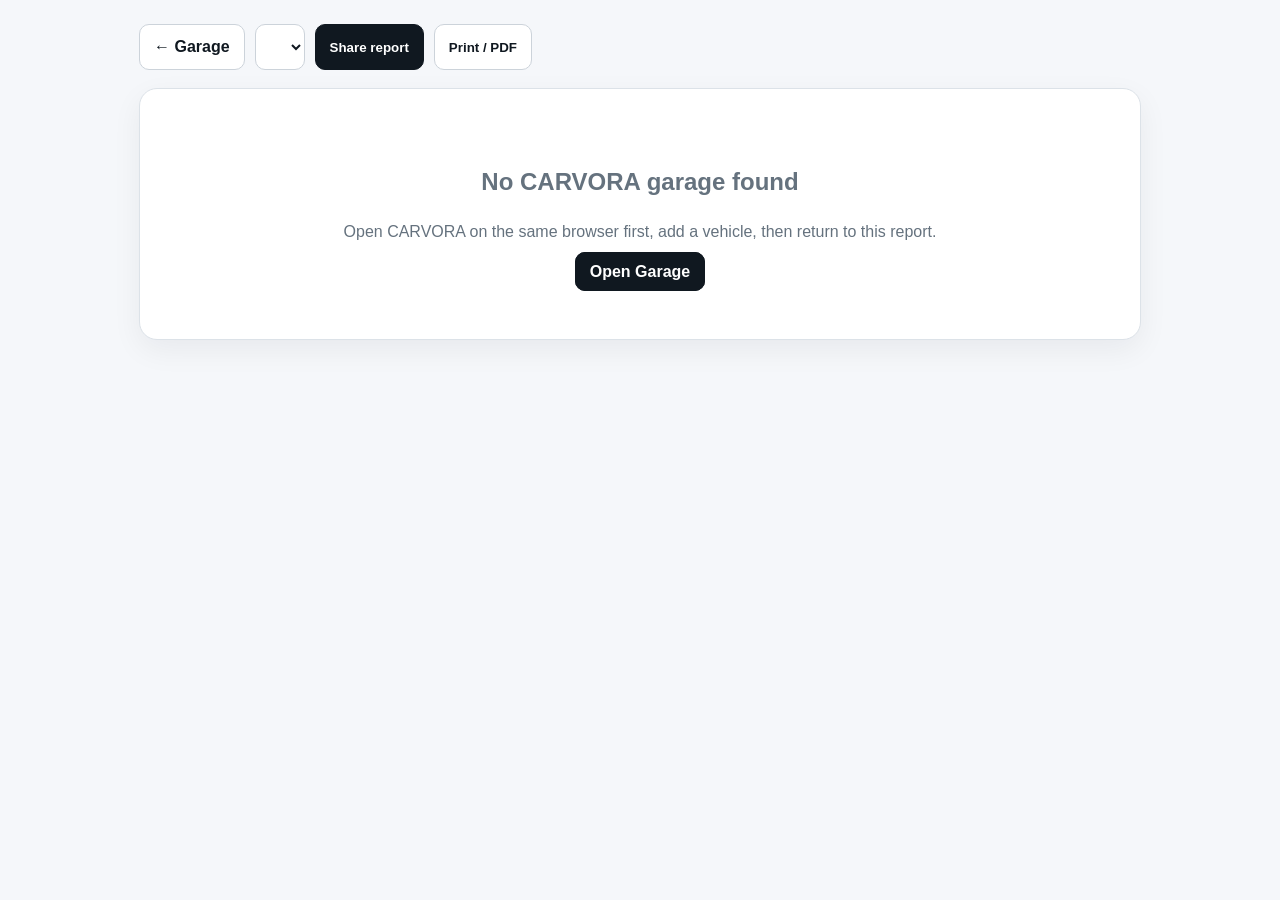
<file: vehicle-report.html>
<!doctype html>
<html lang="en">
<head>
<meta charset="utf-8"><meta name="viewport" content="width=device-width,initial-scale=1"><meta name="theme-color" content="#071018">
<meta name="description" content="CARVORA Pro vehicle report with health, maintenance priorities, ownership costs and Keep, Service or Watch guidance."><meta property="og:title" content="CARVORA — Vehicle Report"><meta property="og:description" content="A printable, shareable vehicle intelligence report."><title>CARVORA — Vehicle Report</title>
<style>
*{box-sizing:border-box}body{margin:0;background:#f5f7fa;color:#101820;font-family:Inter,Arial,sans-serif;line-height:1.5}.wrap{max-width:1050px;margin:auto;padding:24px}.toolbar{display:flex;gap:10px;flex-wrap:wrap;margin-bottom:18px}.btn{border:1px solid #ccd3da;background:#fff;border-radius:10px;padding:10px 14px;font-weight:700;cursor:pointer;text-decoration:none;color:inherit}.primary{background:#101820;color:#fff;border-color:#101820}.report{background:#fff;border:1px solid #dce2e8;border-radius:18px;padding:30px;box-shadow:0 10px 30px rgba(16,24,32,.06)}header{display:flex;justify-content:space-between;gap:20px;align-items:flex-start;border-bottom:1px solid #e5e9ed;padding-bottom:22px}.brand{font-size:24px;font-weight:900;letter-spacing:.08em}.eyebrow{font-size:12px;text-transform:uppercase;letter-spacing:.12em;font-weight:800;color:#65727e}.muted{color:#65727e}.grid{display:grid;grid-template-columns:repeat(3,1fr);gap:14px;margin:22px 0}.card{border:1px solid #e1e6eb;border-radius:14px;padding:18px}.big{font-size:32px;font-weight:900}.score{font-size:48px;font-weight:900}.good{color:#147a4b}.warn{color:#a05a00}.danger{color:#a12a2a}.recommendation{border-left:5px solid #101820;background:#f0f3f6;padding:18px;border-radius:10px;margin:20px 0}.recommendation h2{margin:0 0 5px}.section{margin-top:26px}.rows{display:grid;gap:8px}.row{display:flex;justify-content:space-between;gap:15px;padding:11px 0;border-bottom:1px solid #edf0f2}.compare{width:100%;border-collapse:collapse}.compare th,.compare td{text-align:left;padding:12px;border-bottom:1px solid #e4e8ec}.compare th{font-size:12px;text-transform:uppercase;color:#65727e}.tag{display:inline-block;padding:4px 8px;border-radius:999px;background:#eef1f4;font-size:12px;font-weight:800}footer{margin-top:28px;padding-top:18px;border-top:1px solid #e5e9ed;font-size:12px;color:#65727e}.empty{padding:25px;text-align:center;color:#65727e}@media(max-width:700px){.wrap{padding:12px}.report{padding:18px}header{display:block}.grid{grid-template-columns:1fr}.toolbar .btn{flex:1}.row{display:block}.row>*{display:block;margin-top:3px}.compare{font-size:13px;display:block;overflow:auto;white-space:nowrap}}
@media print{body{background:#fff}.wrap{max-width:none;padding:0}.toolbar{display:none}.report{border:0;box-shadow:none;padding:0}.card{break-inside:avoid}.section{break-inside:avoid}a{color:inherit;text-decoration:none}}
</style></head>
<body><div class="wrap"><div class="toolbar"><a class="btn" href="index.html">← Garage</a><select class="btn" id="vehicleSelect"></select><button class="btn primary" id="shareBtn">Share report</button><button class="btn" onclick="window.print()">Print / PDF</button></div>
<article class="report" id="report"><header><div><div class="brand">CARVORA</div><div class="eyebrow">Professional Vehicle Intelligence Report</div><h1 id="title">Vehicle Report</h1><p class="muted" id="subtitle">Local report generated from your CARVORA garage.</p></div><div><span class="tag">PRO V2</span><div class="muted" id="generated"></div></div></header>
<div class="grid"><section class="card"><div class="eyebrow">Health Score</div><div class="score" id="score">—</div><div id="scoreText" class="muted">—</div></section><section class="card"><div class="eyebrow">Monthly Ownership</div><div class="big" id="monthly">$0</div><div class="muted" id="annual">$0 / year</div></section><section class="card"><div class="eyebrow">Maintenance Risk</div><div class="big" id="risk">—</div><div class="muted" id="riskText">—</div></section></div>
<section class="recommendation"><h2 id="recommendation">Keep</h2><p id="recommendationText" class="muted">—</p></section>
<section class="section"><h2>Vehicle summary</h2><div class="grid"><div class="card"><div class="eyebrow">Vehicle</div><b id="vehicleName">—</b></div><div class="card"><div class="eyebrow">Mileage</div><b id="mileage">—</b></div><div class="card"><div class="eyebrow">Age</div><b id="age">—</b></div></div></section>
<section class="section"><h2>Maintenance priorities</h2><div class="rows" id="maintenance"></div></section>
<section class="section"><h2>Ownership cost</h2><div class="grid"><div class="card"><div class="eyebrow">Fuel</div><b id="fuel">$0</b></div><div class="card"><div class="eyebrow">Maintenance</div><b id="service">$0</b></div><div class="card"><div class="eyebrow">Insurance + other</div><b id="other">$0</b></div></div></section>
<section class="section"><h2>12-month projection</h2><p class="muted">Current monthly ownership cost × 12, excluding one-off repairs and depreciation.</p><div class="card"><div class="eyebrow">Projected 12-month spend</div><div class="big" id="projection">$0</div></div></section>
<section class="section"><h2>Ownership comparison</h2><p class="muted">Compare vehicles currently stored in this browser. Lower annual cost is not automatically better; use it alongside health and maintenance risk.</p><table class="compare"><thead><tr><th>Vehicle</th><th>Health</th><th>Annual cost</th><th>Risk</th><th>Guidance</th></tr></thead><tbody id="comparison"></tbody></table></section>
<section class="section"><h2>Method</h2><p class="muted">Keep / Service / Watch is a planning recommendation based only on the information entered into CARVORA. <b>Service</b> is triggered by overdue maintenance; <b>Watch</b> by soon-due maintenance, high mileage or incomplete profile data; otherwise <b>Keep</b>. This is not a mechanical diagnosis or a substitute for professional inspection.</p></section>
<footer>CARVORA Pro V2 · Generated locally in your browser · No account or backend required.</footer></article></div>
<script>
const STORAGE='carvora-v2-state';const $=id=>document.getElementById(id);let state=load();let active=state?.activeId||state?.vehicles?.[0]?.id;const money=n=>'$'+Number(n||0).toLocaleString(undefined,{maximumFractionDigits:0});const km=n=>Number(n||0).toLocaleString()+' km';
function load(){try{const s=JSON.parse(localStorage.getItem(STORAGE)||'{}');return Array.isArray(s.vehicles)&&s.vehicles.length?s:null}catch{return null}}
function addMonths(date,months){const d=new Date(date+'T00:00:00');d.setMonth(d.getMonth()+Number(months||0));return d}
function status(v,m){const now=new Date();let dk=null,dd=null;if(Number(m.intervalKm)>0&&Number(m.mileage)>0)dk=Number(m.mileage)+Number(m.intervalKm);if(Number(m.intervalMonths)>0&&m.date)dd=addMonths(m.date,m.intervalMonths);if((dk!==null&&Number(v.mileage)>=dk)||(dd&&now>=dd))return'Overdue';if((dk!==null&&dk-Number(v.mileage)<=1000&&dk>=Number(v.mileage))||(dd&&((dd-now)/86400000)<=30&&dd>=now))return'Soon';return'OK'}
function score(v){let s=100,p=(v.maintenance||[]).map(m=>status(v,m));s-=p.filter(x=>x==='Overdue').length*15+p.filter(x=>x==='Soon').length*5;if(!v.make||!v.model||!v.year)s-=8;const miles=Number(v.mileage||0);if(miles>180000)s-=8;if(miles>250000)s-=8;const age=new Date().getFullYear()-Number(v.year||new Date().getFullYear());s-=Math.min(Math.max(age,0)*1.5,12);return Math.max(35,Math.min(100,Math.round(s)))}
function recommendation(v){const p=(v.maintenance||[]).map(m=>status(v,m));if(p.includes('Overdue'))return['Service','One or more maintenance items are overdue. Service the flagged items before treating the vehicle as low-risk.'];if(p.includes('Soon'))return['Watch','Maintenance is approaching. Keep the vehicle, but monitor the flagged items and schedule service.'];if(Number(v.mileage)>180000||!v.make||!v.model||!v.year)return['Watch','The profile indicates higher mileage or incomplete vehicle data. Keep monitoring and complete the record.'];return['Keep','No current maintenance flags or major planning signals were detected from the available data.']}
function risk(v){const p=(v.maintenance||[]).map(m=>status(v,m));if(p.includes('Overdue'))return['High','Overdue maintenance'];if(p.includes('Soon'))return['Medium','Service approaching'];if(Number(v.mileage)>180000)return['Medium','Higher mileage'];return['Low','No active flags']}
function render(){if(!state){$('report').innerHTML='<div class="empty"><h1>No CARVORA garage found</h1><p>Open CARVORA on the same browser first, add a vehicle, then return to this report.</p><a class="btn primary" href="index.html">Open Garage</a></div>';return}const sel=$('vehicleSelect');sel.innerHTML=state.vehicles.map(v=>`<option value="${v.id}">${(v.make&&v.model)?v.make+' '+v.model:'New vehicle'}</option>`).join('');sel.value=active;const v=state.vehicles.find(x=>x.id===active)||state.vehicles[0];active=v.id;sel.value=v.id;const s=score(v),r=risk(v),rec=recommendation(v),c=v.costs||{};const total=Number(c.fuel||0)+Number(c.service||0)+Number(c.insurance||0)+Number(c.other||0);$('title').textContent=`${v.make||'Vehicle'} ${v.model||''}`.trim();$('subtitle').textContent=`${v.year||'—'} · ${v.fuel||'—'} · ${km(v.mileage)}`;$('generated').textContent='Generated '+new Date().toLocaleDateString();$('score').textContent=s;$('score').className='score '+(s>=85?'good':s>=70?'warn':'danger');$('scoreText').textContent=s>=85?'Strong baseline':s>=70?'Needs attention':'Service recommended';$('monthly').textContent=money(total);$('annual').textContent=money(total*12)+' / year';$('projection').textContent=money(total*12);$('risk').textContent=r[0];$('risk').className='big '+(r[0]==='High'?'danger':r[0]==='Medium'?'warn':'good');$('riskText').textContent=r[1];$('recommendation').textContent=rec[0];$('recommendationText').textContent=rec[1];$('vehicleName').textContent=`${v.make||'Unknown'} ${v.model||''} · ${v.year||'—'}`;$('mileage').textContent=km(v.mileage);const age=Math.max(0,new Date().getFullYear()-Number(v.year||new Date().getFullYear()));$('age').textContent=age+' years';$('fuel').textContent=money(c.fuel);$('service').textContent=money(c.service);$('other').textContent=money(Number(c.insurance||0)+Number(c.other||0));const flagged=(v.maintenance||[]).map((m,i)=>[m,status(v,m)]).filter(x=>x[1]!=='OK');$('maintenance').innerHTML=flagged.length?flagged.map(([m,st])=>`<div class="row"><b>${escapeHtml(m.name)}</b><span>${st} · ${escapeHtml(m.date||'No date')} · ${money(m.cost)}</span></div>`).join(''):'<div class="empty">No flagged maintenance records.</div>';
$('comparison').innerHTML=state.vehicles.map(x=>{const xs=score(x),xr=risk(x)[0],xc=x.costs||{},xt=Number(xc.fuel||0)+Number(xc.service||0)+Number(xc.insurance||0)+Number(xc.other||0),rr=recommendation(x)[0];return `<tr><td>${escapeHtml((x.make&&x.model)?x.make+' '+x.model:'New vehicle')}</td><td>${xs}</td><td>${money(xt*12)}</td><td>${xr}</td><td>${rr}</td></tr>`}).join('')}
function escapeHtml(s){return String(s??'').replace(/[&<>"']/g,c=>({'&':'&amp;','<':'&lt;','>':'&gt;','"':'&quot;',"'":'&#39;'}[c]))}
$('vehicleSelect').onchange=e=>{active=e.target.value;render()};$('shareBtn').onclick=async()=>{const url=location.href.split('#')[0]+'?vehicle='+encodeURIComponent(active);const text='CARVORA vehicle report — '+$('title').textContent+' · '+$('recommendation').textContent;if(navigator.share){try{await navigator.share({title:'CARVORA Vehicle Report',text,url});return}catch{}}try{await navigator.clipboard.writeText(url);$('shareBtn').textContent='Link copied';setTimeout(()=>$('shareBtn').textContent='Share report',1600)}catch{prompt('Copy report link:',url)}};render();
</script></body></html>
</file>
<file: styles.css>
:root{--bg:#071018;--panel:#0f1a24;--panel2:#152432;--text:#eef5fb;--muted:#8fa2b5;--accent:#52d4a6;--warn:#f2bd61;--danger:#f27676;--line:#223444;--shadow:0 18px 50px #0004}*{box-sizing:border-box}html{scroll-behavior:smooth}body{margin:0;background:radial-gradient(circle at 85% 0,#183a34 0,transparent 30%),var(--bg);color:var(--text);font:15px/1.5 Inter,system-ui,-apple-system,BlinkMacSystemFont,"Segoe UI",sans-serif}button,input,select{font:inherit}button{cursor:pointer}a{color:inherit;text-decoration:none}.wrap{max-width:1200px;margin:auto;padding:18px}.top{display:flex;align-items:center;gap:22px;padding:8px 0 24px;position:sticky;top:0;background:linear-gradient(var(--bg) 75%,transparent);z-index:5}.brand{font-size:25px;font-weight:900;letter-spacing:.08em;margin-right:auto}.brand span{color:var(--accent)}nav{display:flex;gap:18px;color:var(--muted);font-size:13px}nav a:hover{color:var(--text)}.badge,.pill{border:1px solid var(--line);border-radius:999px;padding:7px 11px;color:var(--muted);font-size:11px;white-space:nowrap}.hero{padding:48px 0 34px}.eyebrow,.label{color:var(--muted);font-size:11px;text-transform:uppercase;letter-spacing:.13em}.hero h1{font-size:clamp(40px,7vw,70px);line-height:.97;max-width:850px;margin:12px 0}.hero p{color:var(--muted);max-width:700px;font-size:17px}.actions{display:flex;gap:10px;flex-wrap:wrap;margin-top:22px}.btn{border:1px solid var(--line);background:var(--panel);color:var(--text);padding:11px 15px;border-radius:11px;transition:transform .15s,border-color .15s}.btn:hover{transform:translateY(-1px);border-color:#38556b}.btn.primary{background:var(--accent);border-color:var(--accent);color:#06130f;font-weight:800}.dangerBtn{color:var(--danger)}.trust{display:flex;gap:18px;flex-wrap:wrap;margin-top:18px;color:var(--muted);font-size:12px}.value-strip{display:grid;grid-template-columns:repeat(4,1fr);gap:9px;margin:0 0 18px}.value-strip>div{background:var(--panel);border:1px solid var(--line);border-radius:13px;padding:14px}.value-strip b,.value-strip span{display:block}.value-strip span{color:var(--muted);font-size:12px;margin-top:3px}.conversion{display:flex;align-items:center;justify-content:space-between;gap:20px;margin:0 0 18px;padding:20px;background:linear-gradient(135deg,var(--panel2),var(--panel));border:1px solid var(--line);border-radius:18px}.conversion h2{margin:4px 0;font-size:22px}.conversion p{max-width:700px;margin:4px 0 0}.grid{display:grid;grid-template-columns:repeat(12,1fr);gap:14px}.card{grid-column:span 4;background:linear-gradient(145deg,var(--panel),#0b141c);border:1px solid var(--line);border-radius:18px;padding:18px;box-shadow:var(--shadow)}.card.wide{grid-column:span 8}.card.half{grid-column:span 6}.score{min-height:250px}.score .num{font-size:76px;font-weight:900;line-height:1;margin:24px 0 8px}.good{color:var(--accent)}.warn{color:var(--warn)}.danger{color:var(--danger)}.scorebar{height:7px;background:var(--panel2);border-radius:99px;overflow:hidden;margin:18px 0 10px}.scorebar span{display:block;height:100%;width:100%;background:var(--accent);transition:width .35s}.card h2{font-size:18px;margin:0}.metrics{display:grid;grid-template-columns:repeat(3,1fr);gap:9px}.metric{background:var(--panel2);border-radius:12px;padding:13px}.metric strong{display:block;font-size:20px;margin-top:5px;overflow:hidden;text-overflow:ellipsis;white-space:nowrap}.list{display:grid}.row{display:flex;justify-content:space-between;align-items:center;gap:12px;padding:11px 0;border-bottom:1px solid var(--line)}.row:last-child{border-bottom:0}.rowActions{display:flex;align-items:center;gap:6px;flex-wrap:wrap;justify-content:flex-end}.row .btn{padding:6px 9px;font-size:11px}.status{border-radius:8px;padding:4px 8px;font-size:10px;background:#183b33;color:var(--accent);white-space:nowrap}.status.warn{background:#3b301d;color:var(--warn)}.status.danger{background:#412326;color:var(--danger)}.form{display:grid;grid-template-columns:repeat(2,1fr);gap:9px}.form input,.form select{width:100%;padding:11px 12px;background:#0a141d;color:var(--text);border:1px solid var(--line);border-radius:10px;outline:0}.form input:focus,.form select:focus{border-color:var(--accent)}.full{grid-column:1/-1}.section-head{display:flex;justify-content:space-between;align-items:center;gap:10px;margin-bottom:12px}.cost{font-size:36px;font-weight:900;margin-top:16px}.cost-grid{display:grid;grid-template-columns:1fr 1fr;gap:10px;margin-top:10px}.cost-grid>div{background:var(--panel2);padding:10px;border-radius:10px}.cost-grid b{display:block;margin-top:3px}.muted{color:var(--muted)}.empty{padding:20px 0;color:var(--muted);text-align:center}.probox{border:1px dashed #65522c;background:#201b11;border-radius:12px;padding:14px}.pro{color:var(--warn)}.pro-grid{display:grid;grid-template-columns:repeat(4,1fr);gap:9px}.pro-grid>div{background:var(--panel2);border-radius:12px;padding:12px}.pro-grid b,.pro-grid small{display:block}.pro-grid small{color:var(--muted);margin-top:4px}.pro-note{margin:14px 0 0}.garage{display:flex;gap:8px;flex-wrap:wrap}.garage-item{display:flex;gap:6px;align-items:center;padding:6px;background:var(--panel2);border-radius:13px;border:1px solid var(--line)}.garage-item .btn{padding:8px 10px}.garage-hint{font-size:12px;margin-top:12px}.modal{position:fixed;inset:0;background:#0009;display:none;align-items:center;justify-content:center;padding:18px;z-index:10}.modal.open{display:flex}.modal-card{width:min(560px,100%);max-height:90vh;overflow:auto;background:var(--panel);border:1px solid var(--line);border-radius:18px;padding:20px}.modal-actions{display:flex;justify-content:flex-end;gap:8px;margin-top:15px}.utility{margin:18px 0 0}footer{padding:35px 0 15px;color:var(--muted);font-size:12px;text-align:center}.toast{position:fixed;bottom:18px;left:50%;transform:translateX(-50%) translateY(10px);background:var(--panel2);border:1px solid var(--line);border-radius:999px;padding:9px 14px;color:var(--text);font-size:12px;opacity:0;pointer-events:none;transition:.2s;z-index:20}.toast.show{opacity:1;transform:translateX(-50%) translateY(0)}@media(max-width:850px){nav{display:none}.value-strip{grid-template-columns:1fr 1fr}.conversion{align-items:flex-start;flex-direction:column}.card,.card.wide,.card.half{grid-column:1/-1}.metrics{grid-template-columns:1fr}.pro-grid{grid-template-columns:1fr 1fr}.hero{padding-top:28px}}@media(max-width:520px){.wrap{padding:14px}.top{padding-bottom:12px}.form{grid-template-columns:1fr}.hero h1{font-size:43px}.actions .btn{flex:1}.value-strip{grid-template-columns:1fr}.pro-grid{grid-template-columns:1fr}.row{align-items:flex-start;flex-direction:column}.rowActions{justify-content:flex-start}.score .num{font-size:64px}.garage-item{width:100%;flex-wrap:wrap}.garage-item .btn:first-child{flex:1;text-align:left}.conversion .btn{width:100%;text-align:center}}
</file>
